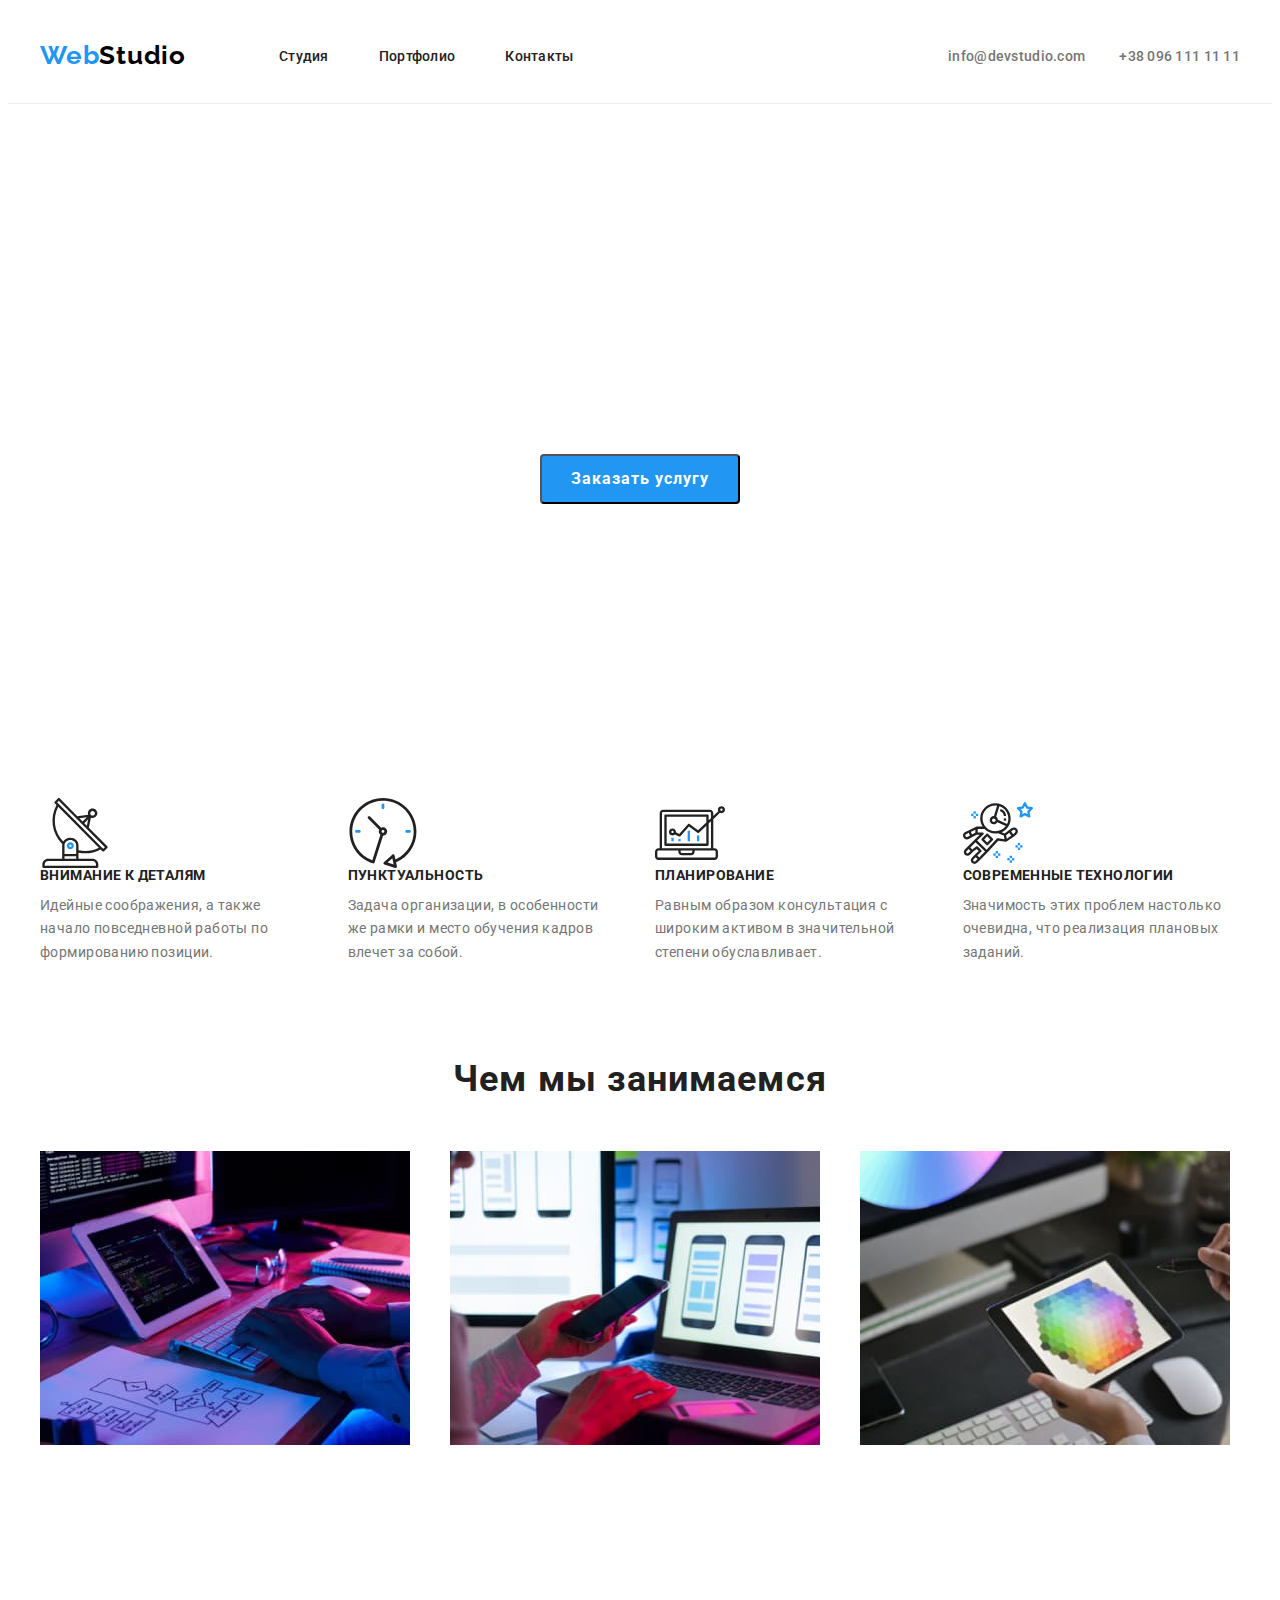
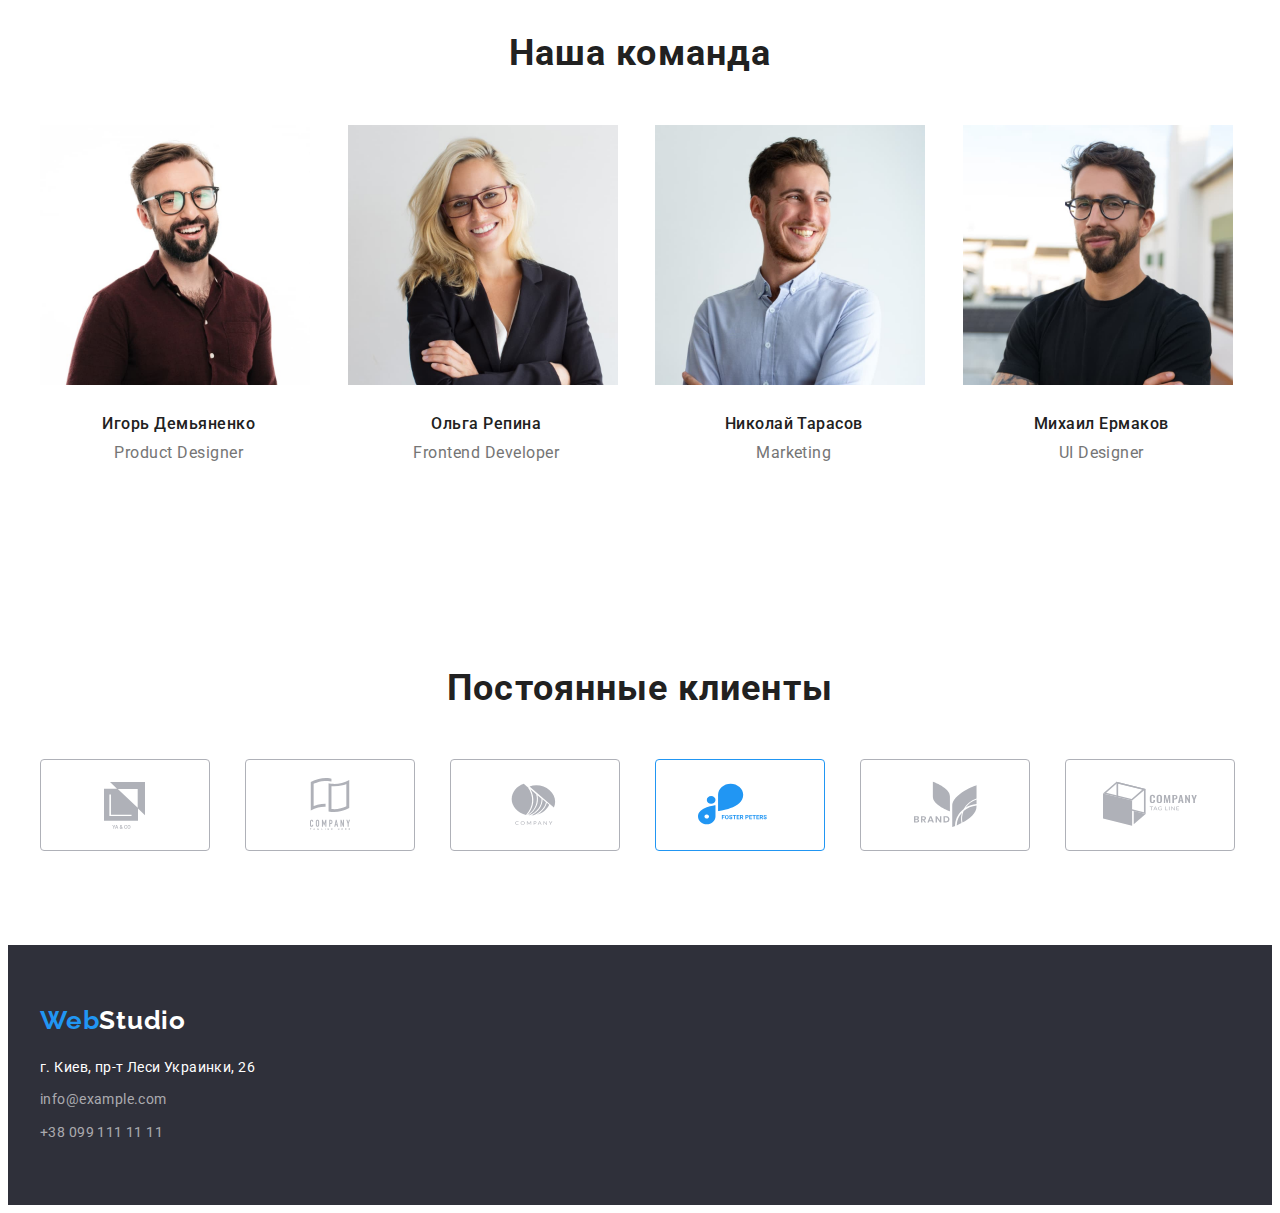
<file: index.html>
<!DOCTYPE html>
<html lang="ru">
<head>
    <meta charset="UTF-8">
    <meta http-equiv="X-UA-Compatible" content="IE=edge">
    <meta name="viewport" content="width=device-width, initial-scale=1.0">
    <link rel="preconnect" href="https://fonts.googleapis.com">
    <link rel="preconnect" href="https://fonts.gstatic.com" crossorigin>
    <link href="https://fonts.googleapis.com/css2?family=Raleway:wght@700&family=Roboto:wght@400;500;700;900&display=swap" rel="stylesheet">
    <title>WebStudio</title>
    <link rel="stylesheet" href="https://cdnjs.cloudflare.com/ajax/libs/modern-normalize/1.1.0/modern-normalize.min.css" integrity="sha512-wpPYUAdjBVSE4KJnH1VR1HeZfpl1ub8YT/NKx4PuQ5NmX2tKuGu6U/JRp5y+Y8XG2tV+wKQpNHVUX03MfMFn9Q==" crossorigin="anonymous" referrerpolicy="no-referrer" />
    <link rel="stylesheet" href="./css/styles.css">
</head>
<body>
<!--Верхняя линия-->
    <header class="header">
        <div class="conteiner">
        <a class="logo link" href="./index.html"> Web<span class="logo-style">Studio</span> </a>
    <nav class="header-nav">
        <ul class="header-list list">
            <li class="header-item"><a href="" class="header-link link">Студия</a></li>
            <li class="header-item"><a href="./portfolio.html" class="header-link link">Портфолио</a></li>
            <li class="header-item"><a href="" class="header-link link">Контакты</a></li>
        </ul>
    </nav>
        <div class="header-connect">
        <a href="mailto:info@devstudio.com" class="header-mail link">info@devstudio.com</a>
        <a href="tel:+380961111111" class="header-tel link">+38 096 111 11 11</a>
        </div>
        </div>
    </header>
    <main>
        <!--Hero-->
        <section class="hero">
        <div class="conteiner">
            <div class="hero-content">
                <h1 class="hero-title">Эффективные решения для вашего бизнеса</h1>
                <button class="hero-btn" type="button">Заказать услугу</button>
            </div>         
        </div>
        </section>
<!--Особенности-->
        <section class="slogan">
        <div class="conteiner">
            <ul class="slogan-list list">
                <li class="slogan-item">
                    <img src="./images/antenna.svg" alt="Антена">
                    <h3 class="slogan-title">Внимание к деталям</h3>
                    <p class="slogan-text">Идейные соображения, а также начало повседневной работы по формированию позиции.</p>
                </li>
                <li class="slogan-item">
                    <img src="./images/clock.svg" alt="Часы">
                    <h3 class="slogan-title">Пунктуальность</h3>
                    <p class="slogan-text">Задача организации, в особенности же рамки и место обучения кадров влечет за собой.</p>
                </li>
                <li class="slogan-item">
                    <img src="./images/diagram.svg" alt="Диаграмв">
                    <h3 class="slogan-title">Планирование</h3>
                    <p class="slogan-text">Равным образом консультация с широким активом в значительной степени обуславливает.</p>
                </li>
                <li class="slogan-item">
                    <img src="./images/astronaut.svg" alt="Астронавт">
                    <h3 class="slogan-title">Современные технологии</h3>
                    <p class="slogan-text">Значимость этих проблем настолько очевидна, что реализация плановых заданий.</p>
                </li>
            </ul>
        </div>
        </section>  
<!--Чем мы занимаемся-->
        <section class="aside">
        <div class="conteiner">
            <h2 class="aside-title">Чем мы занимаемся</h2>
            <ul class="aside-list list">
                <li class="aside-item"><img src="./images/box1.jpg" alt="Изучение кода" 
                         width="370" 
                         height="294">
                </li>
                <li class="aside-item"><img src="./images/box2.jpg" alt="Дизайн приложений" 
                         width="370" 
                         height="294">
                </li>
                <li class="aside-item"><img src="./images/box3.jpg" alt="Графика" 
                         width="370" 
                         height="294">
                </li>
            </ul>
        </div>
        </section>
<!--Наша команда-->
        <section class="command">
        <div class="conteiner">
            <h2 class="command-title">Наша команда</h2>
            <ul class="command-list list">
                <li class="command-item"><img src="./images/img.jpg" alt="Игорь Демьяненко" 
                         width="270" 
                         height="260">
                <div class="command-text"> 
                    <h3 class="command-name">Игорь Демьяненко</h3>
                    <p class="command-work">Product Designer</p>
                </div>
                </li>
                <li class="command-item"><img src="./images/img1.jpg" alt="Ольга Репина"
                         width="270" 
                         height="260">
                        <div class="command-text"> 
                    <h3 class="command-name">Ольга Репина</h3>
                    <p class="command-work">Frontend Developer</p>
                </div>
                </li>
                <li class="command-item"><img src="./images/img2.jpg" alt="Николай Тарасов"
                         width="270" 
                         height="260">
                        <div class="command-text"> 
                    <h3 class="command-name">Николай Тарасов</h3>
                    <p class="command-work">Marketing</p>
                </div>
                </li>
                <li class="command-item"><img src="./images/img3.jpg" alt="Михаил Ермаков"
                         width="270" 
                         height="260">
                        <div class="command-text"> 
                    <h3 class="command-name">Михаил Ермаков</h3>
                    <p class="command-work">UI Designer</p>
                </div>
                </li>
            </ul>
        </div>
        </section>
<!------------Постоянные клиенты------------>
        <section class="clients">
        <div class="conteiner">
            <h2 class="clients-title">Постоянные клиенты</h2>
            <ul class="clients-list list">
                <li class="clients-item"><img src="./images/Client 1.svg" alt="компания1"></li>
                <li class="clients-item"><img src="./images/Client 2.svg" alt="компания2"></li>
                <li class="clients-item"><img src="./images/Client 3.svg" alt="компания3"></li>
                <li class="clients-item"><img src="./images/Client 4.svg" alt="компания4"></li>
                <li class="clients-item"><img src="./images/Client 5.svg" alt="компания5"></li>
                <li class="clients-item"><img src="./images/Client 6.svg" alt="компания6"></li>
            </ul>
        </div>
        </section>
    </main>
<!--Подвал-->
    <footer class="footer">
    <div class="conteiner">
        <a class="footer-logo link" href="./index.html"> Web<span class="footer-logo-style">Studio</span> </a>
       <address class="footer-address">
            <p class="footer-text">г. Киев, пр-т Леси Украинки, 26</p> 
            <a class="footer-mail link" href="mailto:info@example.com">info@example.com</a>
            <a class="footer-tel link" href="tel:+380991111111">+38 099 111 11 11</a>   
       </address>
    </div>
    </footer>
</body>
</html>
</file>
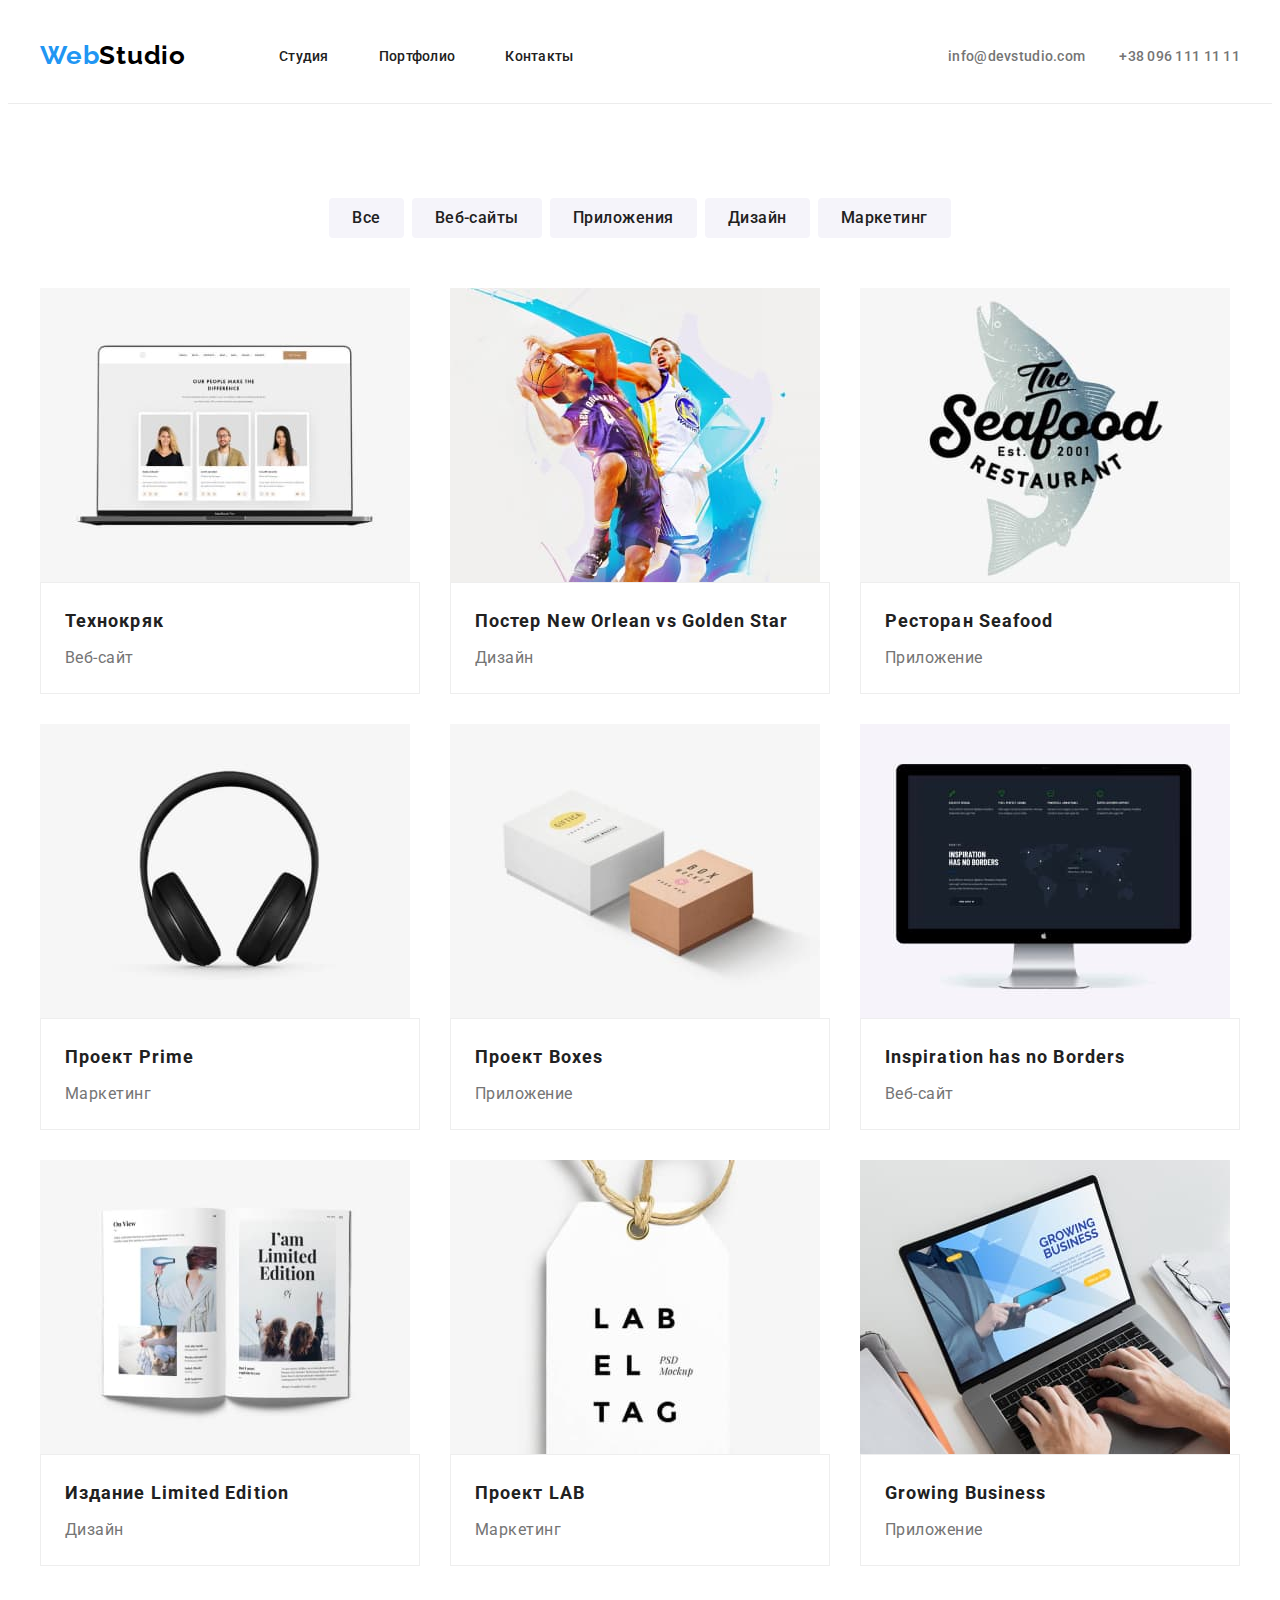
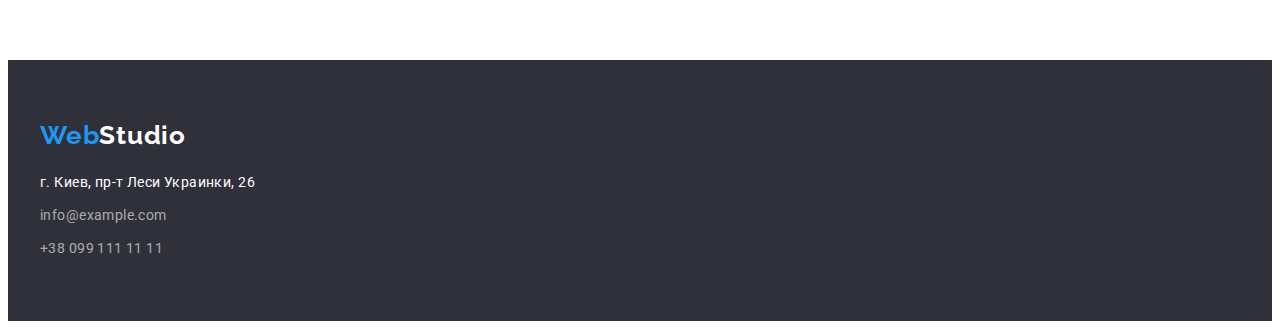
<file: portfolio.html>
<!DOCTYPE html>
<html lang="ru">
<head>
    <meta charset="UTF-8">
    <meta http-equiv="X-UA-Compatible" content="IE=edge">
    <meta name="viewport" content="width=device-width, initial-scale=1.0">
    <link rel="preconnect" href="https://fonts.googleapis.com">
    <link rel="preconnect" href="https://fonts.gstatic.com" crossorigin>
    <link href="https://fonts.googleapis.com/css2?family=Raleway:wght@700&family=Roboto:wght@400;500;700;900&display=swap" rel="stylesheet">
    <title>WebStudio</title>
    <link rel="stylesheet" href="https://cdnjs.cloudflare.com/ajax/libs/modern-normalize/1.1.0/modern-normalize.min.css" integrity="sha512-wpPYUAdjBVSE4KJnH1VR1HeZfpl1ub8YT/NKx4PuQ5NmX2tKuGu6U/JRp5y+Y8XG2tV+wKQpNHVUX03MfMFn9Q==" crossorigin="anonymous" referrerpolicy="no-referrer" />
    <link rel="stylesheet" href="./css/styles.css">
    <link rel="stylesheet" href="./css/portfolio.css">
</head>
<body>
<!--Верхняя линия-->
<header class="header">
    <div class="conteiner">
    <a class="logo link" href="./index.html"> Web<span class="logo-style">Studio</span> </a>
<nav class="header-nav">
    <ul class="header-list list">
        <li class="header-item"><a href="" class="header-link link">Студия</a></li>
        <li class="header-item"><a href="./portfolio.html" class="header-link link">Портфолио</a></li>
        <li class="header-item"><a href="" class="header-link link">Контакты</a></li>
    </ul>
</nav>
    <div class="header-connect">
    <a href="mailto:info@devstudio.com" class="header-mail link">info@devstudio.com</a>
    <a href="tel:+380961111111" class="header-tel link">+38 096 111 11 11</a>
    </div>
    </div>
</header>
<main>
<!----------Фильтры------------>
     <section class="filters">
        <div class="conteiner">
         <ul class="filtrrs-list list">
          <li class="filters-item"> 
              <button class="filters-btn" type="button">Все</button>
          </li>  
          <li class="filters-item">
            <button class="filters-btn" type="button">Веб-сайты</button>
          </li> 
          <li class="filters-item">
            <button class="filters-btn" type="button">Приложения</button>
          </li> 
          <li class="filters-item">
            <button class="filters-btn" type="button">Дизайн</button>
          </li> 
          <li class="filters-item">
            <button class="filters-btn" type="button">Маркетинг</button>
          </li>  
         </ul>
        
         <ul class="progect-list list">
             <li class="progect-item"><img src="./images/project1.jpg" alt="Веб-сайт"
                width="370"
                height="294">
            <div class="progect-text">
                <h3 class="progect-title">Технокряк</h3>
                <p class="progect-subtitle">Веб-сайт</p>
            </div>
            </li>
             <li class="progect-item"><img src="./images/project2.jpg" alt="Дизайн"
                width="370"
                height="294">
            <div class="progect-text">
                <h3 class="progect-title">Постер New Orlean vs Golden Star</h3>
                <p class="progect-subtitle">Дизайн</p>
            </div>
            </li>
             <li class="progect-item"><img src="./images/project3.jpg" alt="Приложение"
                width="370"
                height="294">
            <div class="progect-text">
                <h3 class="progect-title">Ресторан Seafood</h3>
                <p class="progect-subtitle">Приложение</p>
            </div>
            </li>
             <li class="progect-item"><img src="./images/project4.jpg" alt="Маркетинг"
                width="370"
                height="294">
            <div class="progect-text">
                <h3 class="progect-title">Проект Prime</h3>
                <p class="progect-subtitle">Маркетинг</p>
            </div>
            </li>
             <li class="progect-item"><img src="./images/project5.jpg" alt="Приложение"
                width="370"
                height="294">
            <div class="progect-text">
                <h3 class="progect-title">Проект Boxes</h3>
                <p class="progect-subtitle">Приложение</p>
            </div>
            </li>
             <li class="progect-item"><img src="./images/project6.jpg" alt="Веб-сайт"
                width="370"
                height="294">
            <div class="progect-text">
                <h3 class="progect-title">Inspiration has no Borders</h3>
                <p class="progect-subtitle">Веб-сайт</p>
            </div>
            </li>
             <li class="progect-item"><img src="./images/project7.jpg" alt="Дизайн"
                width="370"
                height="294">
            <div class="progect-text">
                <h3 class="progect-title">Издание Limited Edition</h3>
                <p class="progect-subtitle">Дизайн</p>
            </div>
            </li>
             <li class="progect-item"><img src="./images/project8.jpg" alt="Маркетинг"
                width="370"
                height="294">
            <div class="progect-text">
                <h3 class="progect-title">Проект LAB</h3>
                <p class="progect-subtitle">Маркетинг</p>
            </div>
            </li>
             <li class="progect-item"><img src="./images/project9.jpg" alt="Приложение"
                width="370"
                height="294">
            <div class="progect-text">
                <h3 class="progect-title">Growing Business</h3>
                <p class="progect-subtitle">Приложение</p>
            </div>
            </li>
         </ul>
        </div>
     </section>
    </main>
<!--Подвал-->
<footer class="footer">
    <div class="conteiner">
        <a class="footer-logo link" href="./index.html"> Web<span class="footer-logo-style">Studio</span> </a>
       <address class="footer-address">
            <p class="footer-text">г. Киев, пр-т Леси Украинки, 26</p> 
            <a class="footer-mail link" href="mailto:info@example.com">info@example.com</a>
            <a class="footer-tel link" href="tel:+380991111111">+38 099 111 11 11</a>   
       </address>
    </div>
    </footer>
</body>
</html>
</file>
<file: css/styles.css>
:root{
--header-color: #212121;
--text-color: #757575;
--accent-color:  #2196F3;
}

body{
  font-family: 'Roboto', sans-serif; 
}
.list{
    list-style: none;
}
.link{
  text-decoration: none;
}
p,
h1,
h2,
h3,
h4,
h5,
h6{
  margin: 0;
}
ul, ol {
  margin: 0;
  padding: 0;
}
img {
  display: block;
}
.conteiner {
  width: 1200px;
  padding-left: 15px;
  padding-right: 15px;
  margin: 0 auto;
  /* outline: 2px solid red; */
}
/*----------Верхняя линия------------*/
.header {
  padding-top: 32px;
  padding-bottom: 32px;
  border-bottom: 1px solid #ECECEC;
}
.logo{
font-family: 'Raleway', sans-serif;
font-weight: 700;
font-size: 26px;
line-height:1.19;
letter-spacing: 0.03em;
color: var(--accent-color);
margin-right: 93px;
}
.logo-style {
  color: #000000;
}
.header-list {
  display: flex;  
}
.header-item:not(:last-child) {
margin-right: 50px;
}
.header .conteiner {
  display: flex;
  align-items: center;
}
.header-connect {
margin-left: auto;
}
.header-link{
font-weight: 500;
font-size: 14px;
line-height: 1.14;
letter-spacing: 0.02em;
color: var(--header-color);
}
.header-link:hover, .header-link:focus {
  color: var(--accent-color);
}

.header-mail, .header-tel {
font-weight: 500;
font-size: 14px;
line-height: 1.14;
letter-spacing: 0.02em;
color: var(--text-color);
margin-left: 30px;
}
.header-mail:hover, .header-mail:focus,
.header-tel:hover, .header-tel:focus{
  color: var(--accent-color);
}
/*------------Hero--------------*/
.hero-content {
  padding-top: 200px;
  padding-bottom: 200px;
  display:flex;
  justify-content: center;
  flex-direction: column;
  align-items: center;
}
.hero-title {
max-width: 696px;
margin-bottom: 30px;
font-weight: 900;
font-size: 44px;
line-height: 1.36;
text-align: center;
color: #ffffff;
text-transform: uppercase;
}
.hero-btn{
  font-family: inherit;
  font-weight: 700;
  font-size: 16px;
  line-height: 1.87;
  letter-spacing: 0.06em;
  color: #ffffff;
  background-color: var(--accent-color);
  height: 50px;
  min-width: 200px;
  border-radius: 4px;
}
.hero-btn:hover, 
.hero-btn:focus {
  color: #ffffff;
  background-color: var(--accent-color);
}
/*--------Особенности----------*/
.slogan {
  padding-top: 94px;
  padding-bottom: 94px;
}
.slogan-list {
display: flex;
margin-left: -30px;
}
.slogan-item {
flex-basis: calc(100% / 4 - 30px);
margin-left: 30px;
}
.slogan-title {
margin-bottom: 10px;
font-weight: 700;
font-size: 14px;
line-height: 1.14;
letter-spacing: 0.03em;
text-transform: uppercase;
color: var(--header-color);
}
.slogan-text {
  max-width: 270px;
  font-weight: 400;
  font-size: 14px;
  line-height: 1.71;
  letter-spacing: 0.03em;
  color: var(--text-color);
}
/*---------Чем мы занимаемся-------*/
.aside {
  padding-bottom: 94px;
}
.aside-list {
display: flex;
margin-left: -30px;
}
.aside-item {
flex-basis: calc(100% / 3 - 30px);
margin-left: 30px;
}
.aside-title{
margin-bottom: 50px;
font-weight: 700;
font-size: 36px;
line-height: 1.16;
text-align: center;
letter-spacing: 0.03em;
color: var(--header-color);
}
/*-----------Наша команда----------- */
.command {
  padding-top: 94px;
  padding-bottom: 94px;
}
.command-list {
display: flex;
margin-left: -30px;
}
.command-item {
flex-basis: calc(100% / 4 - 30px);
margin-left: 30px;
}
.command-title {
  margin-bottom: 50px;
  font-weight: 700;
  font-size: 36px;
  line-height: 1.16;
  text-align: center;
  letter-spacing: 0.03em;
  color: var(--header-color);
}
.command-name {
  margin-bottom: 10px;
  font-weight: 500;
  font-size: 16px;
  line-height: 1.18;
  text-align: center;
  letter-spacing: 0.03em;
  color: var(--header-color);
}
.command-work {
  font-weight: 400;
  font-size: 16px;
  line-height: 1.18;
  letter-spacing: 0.03em;
  text-align: center; 
  color: var(--text-color);
}
.command-text {
  padding-top: 30px;
  padding-bottom: 16px;
}
/*---------Постоянные клиенты--------*/
.clients {
  padding-top: 94px;
  padding-bottom: 94px;
}
.clients-title {
margin-bottom: 50px;
font-weight: 700;
font-size: 36px;
line-height: 42px;
text-align: center;
letter-spacing: 0.03em;
color: var(--header-color);
}
.clients-list {
display: flex;
margin-left: -30px;
}
.clients-item {
flex-basis: calc(100% / 6 - 30px);
margin-left: 30px;
}
/*--------------Подвал---------------*/
.footer {
  padding-top: 60px;
  padding-bottom: 60px;
  background-color: #2F303A;
}
.footer-logo{
font-family: 'Raleway', sans-serif;
font-weight: 700;
font-size: 26px;
line-height: 1.19;
letter-spacing: 0.03em;
color: var(--accent-color);
}
.footer-logo-style{
  color: #ffffff;
}
.footer-address {
  display: flex;
  flex-direction: column;
  margin-top: 20px;
}
.footer-text{
  font-family: 'Roboto', sans-serif;
  font-style: normal;
  font-weight: 400;
  font-size: 14px;
  line-height: 1.71;
  letter-spacing: 0.03em;
  color: #FFFFFF;
}
.footer-mail, .footer-tel {
  font-family: 'Roboto', sans-serif;
  font-style: normal;
  font-weight: 400;
  font-size: 14px;
  line-height: 1.71;
  letter-spacing: 0.03em;
  color: rgba(255, 255, 255, 0.6);
  margin-top: 9px;
}
.footer-tel:hover,.footer-mail:hover,
.footer-tel:focus, .footer-mail:focus {
color: var(--accent-color);
}
</file>
<file: css/portfolio.css>
/*-----------Фильтры-----------*/
.filters {
 padding-top: 94px;
 padding-bottom: 94px;
}
.filtrrs-list {
display: flex;
justify-content: center;
margin-bottom: 50px;
}
.filters-item:not(:last-child) {
margin-right: 8px;
height: 38px;
min-width: 40px;
}
.filters-btn{
    display: inline-block;
    padding: 6px 22px;
    min-width: 73;
    border-radius: 4px;
    border: 1px solid transparent ;

    font-family: 'Roboto', sans-serif;
    font-weight: 500;
    font-size: 16px;
    line-height: 1.62;
    text-align: center;
    letter-spacing: 0.03em;
    color: var(--header-color);
    background-color: #F5F4FA;
}
.filters-btn:hover, 
.filters-btn:focus {
    color: #ffffff;
    background-color: var(--accent-color);
}
/*-----------Проэкты------------*/

.progect-list {
    display: flex;
    flex-wrap: wrap;
    margin-left: -30px;
    margin-bottom: -30px;
}
.progect-item {
    flex-basis: calc(100% / 3 - 30px);
    margin-left: 30px;
    margin-bottom: 30px;
}
.progect-text {
    padding: 20px 24px 20px 24px;
    border: 1px solid #eeeeee;
}
.progect-title {

    font-weight: 700;
    font-size: 18px;
    line-height: 2.00;
    letter-spacing: 0.06em;
    color: var(--header-color);
}
.progect-subtitle {
    margin-top: 4px;
    font-weight: 400;
    font-size: 16px;
    line-height: 1.88;
    letter-spacing: 0.03em;
    color: var(--text-color);
}
</file>
